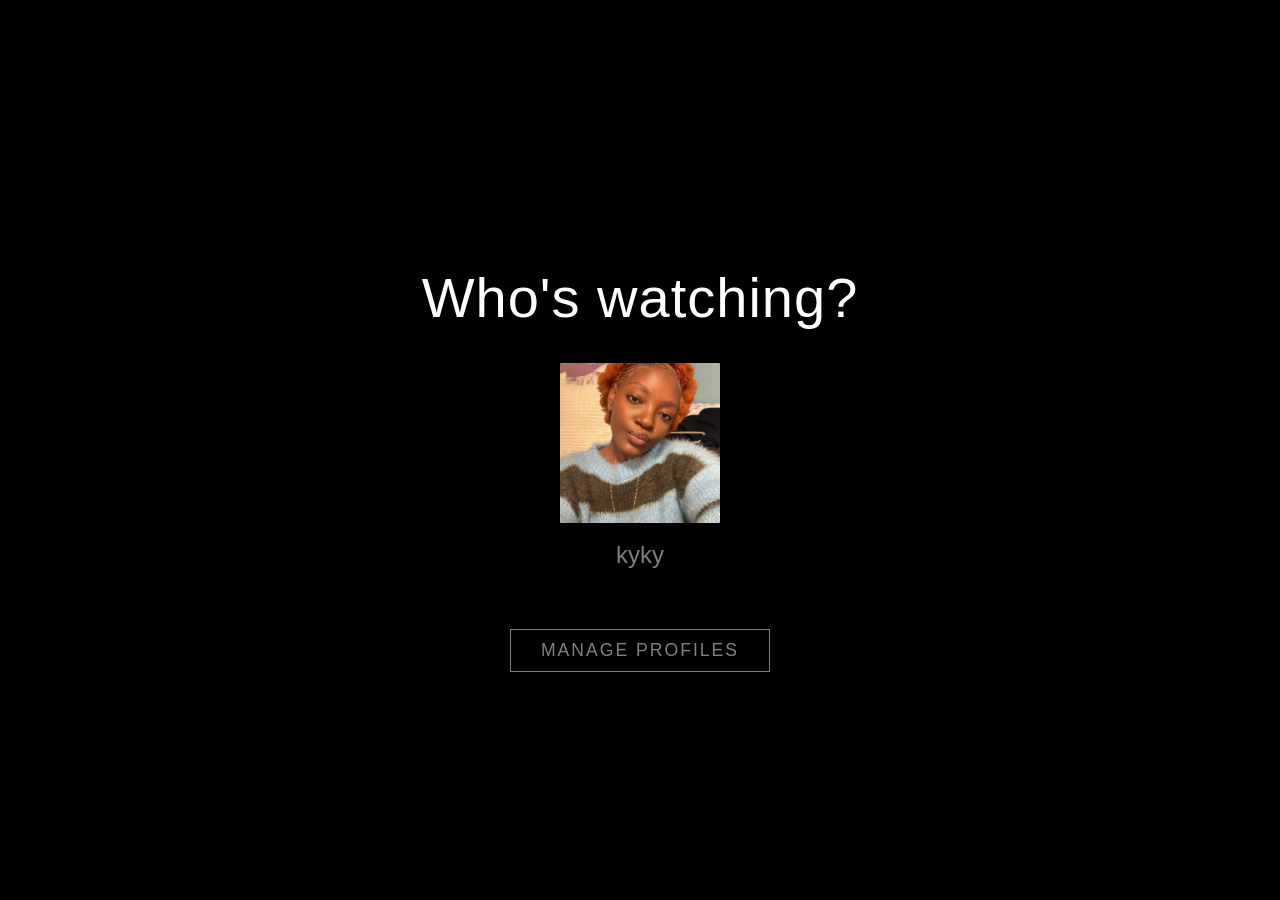
<file: index.html>
<!DOCTYPE html>
<html lang="en">
<head>
    <meta charset="UTF-8">
    <meta name="viewport" content="width=device-width, initial-scale=1.0">
    <title>HAPPY BIRTHDAYY</title>
    <style>
        /* 1. YOUR ORIGINAL LAYOUT STYLES */
        body {
             background-color: #000;
            margin: 0;
            height: 100vh;
            display: flex;
            flex-direction: column;
            justify-content: center;
            align-items: center;
            color: white;
            font-family: 'Helvetica Neue', Helvetica, Arial, sans-serif;
            overflow: hidden;
        }

        h1 {
            font-size: 3.5rem;
            font-weight: 400;
            margin-bottom: 30px;
            letter-spacing: 1px;
        }

        .profile-container {
            text-align: center;
            cursor: pointer;
            transition: transform 0.2s ease;
        }

        .profile-container:hover {
             transform: scale(1.05);
        }

        .profile-img {
            width: 160px;
            height: 160px;
            border-radius: 4px;
            object-fit: cover;
            border: 3px solid transparent;
            display: block;
            margin: 0 auto 15px auto;
        }

        .profile-container:hover .profile-img {
            border-color: white;
        }

        .profile-name {
            color: #808080;
            font-size: 1.5rem;
        }

        .manage-btn {
            margin-top: 60px;
            padding: 10px 30px;
            background: transparent;
            color: #808080;
            border: 1px solid #808080;
            text-transform: uppercase;
            letter-spacing: 2px;
            font-size: 1.1rem;
            cursor: pointer;
        }

        /* 2. THE ANIMATION OVERLAY (INVISIBLE UNTIL CLICKED) */
        #netflix-overlay {
            position: fixed;
            top: 0;
            left: 0;
            width: 100%;
            height: 100%;
            background-color: black;
            display: none; /* Hidden by default */
            justify-content: center;
            align-items: center;
            z-index: 9999;
        }
        

        .zoom-animation {
            color: #E50914;
            font-size: 15rem;
            font-weight: bold;
            animation: netflix-zoom 1.5s ease-in forwards;
        }

        @keyframes netflix-zoom {
            0% { transform: scale(0.5); opacity: 0; }
            20% { opacity: 1; transform: scale(1); }
            100% { transform: scale(20); opacity: 0; }
        }
    </style>
</head>
<body>

    <h1>Who's watching?</h1>

    <div class="profile-container" onclick="playNetflixIntro()">
        <img src="profile.jpeg" alt="kyky" class="profile-img">
        <div class="profile-name">kyky</div>
    </div>

    <button class="manage-btn">Manage Profiles</button>

    <div id="netflix-overlay">
        <div id="anim-letter" class="">K</div>
    </div>

    <audio id="ta-dum" src="https://www.myinstants.com/media/sounds/netflix-ta-dum-sound-effect.mp3"></audio>

    <script>
        function playNetflixIntro() {
            const overlay = document.getElementById('netflix-overlay');
            const letter = document.getElementById('anim-letter');
            const audio = document.getElementById('ta-dum');

            // Show the black layer
            overlay.style.display = 'flex';
            
            // Play the "Ta-dum" sound
            audio.play().catch(error => console.log("Audio play failed:", error));

            // Start the zoom effect
            letter.classList.add('zoom-animation');

            // Redirect after the animation finishes
            setTimeout(() => {
                window.location.href = "netflix.html"; 
            }, 1500);
        }
    </script>

</body>
</html>
</file>
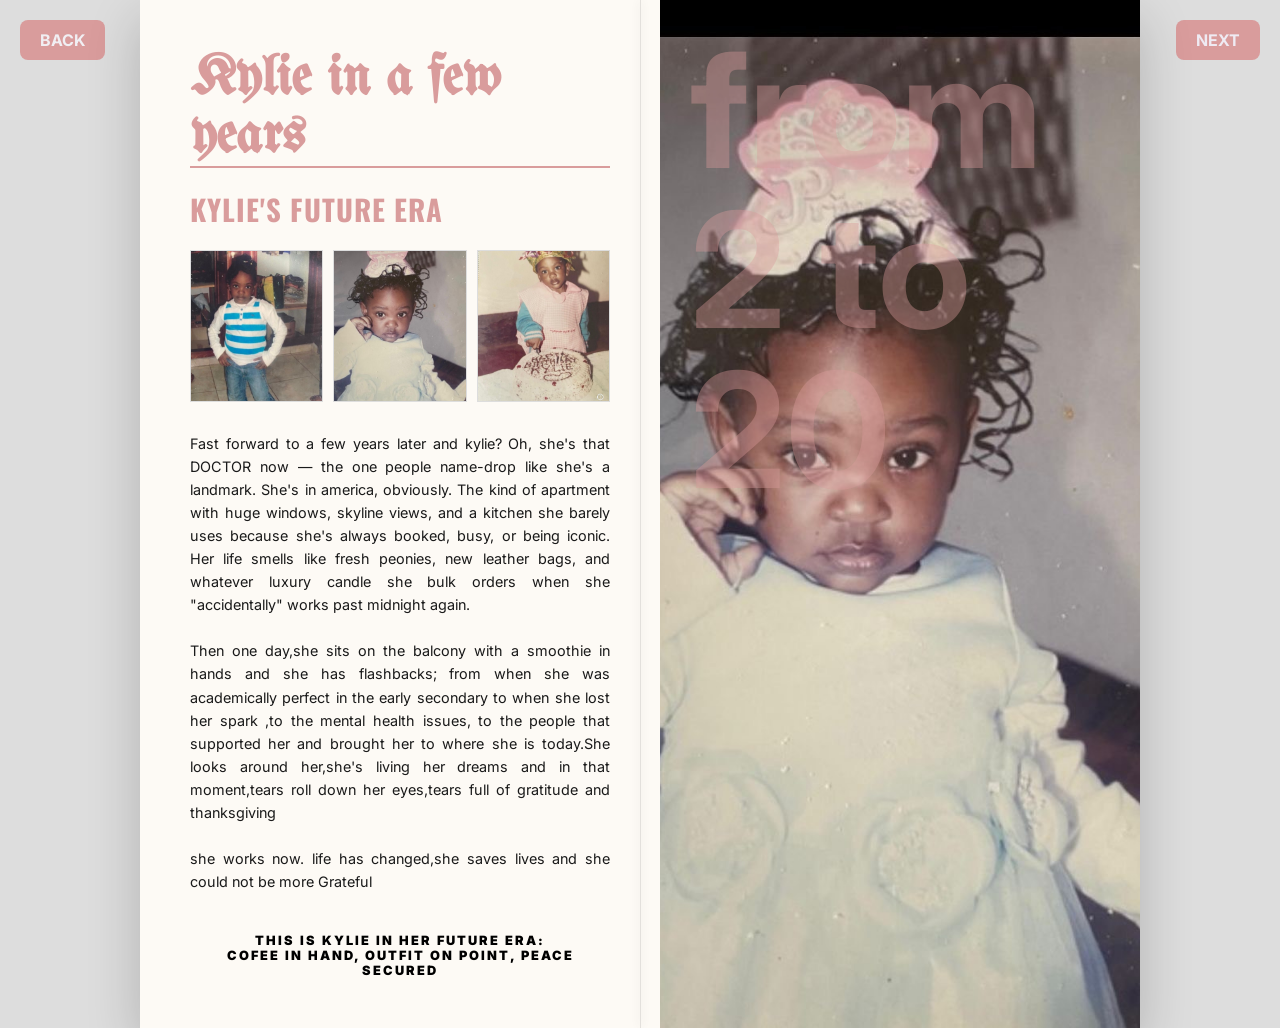
<file: future.html>
<!DOCTYPE html>
<html lang="en">
<head>
    <meta charset="UTF-8">
    <meta name="viewport" content="width=device-width, initial-scale=1.0">
    <title>Kylie's Future Era</title>
    <link href="https://fonts.googleapis.com/css2?family=UnifrakturMaguntia&family=Oswald:wght@500&family=Inter:wght@300;400&display=swap" rel="stylesheet">
     <a href="spotify.html" class="back-btn">BACK</a>
      <a href="tf.html" class="next-btn">NEXT</a>
    <style>

        .back-btn {
    position:absolute;
    top:20px;
    left:20px;
    background-color:#d99c9c ;
    color: rgb(241, 239, 243);
    padding: 10px 20px;
    border-radius: 8px;
    text-decoration: none;
    font-weight: bold;
}
.next-btn {
    position:absolute;
    top:20px;
    right:20px;
    background-color: #d99c9c ;
    color: rgb(239, 235, 243);
    padding: 10px 20px;
    border-radius: 8px;
    text-decoration: none;
    font-weight: bold;
}
        :root {
            --bg-color: #fdfaf5; /* Creamy paper texture color */
            --accent-pink: #d99c9c;
            --text-black: #1a1a1a;
        }

        body {
            background-color: #ddd; /* Desk/background color */
            margin: 0;
            display: flex;
            justify-content: center;
            align-items: center;
            min-height: 100vh;
            font-family: 'Inter', sans-serif;
        }

        /* Container for the two-page spread */
        .magazine-spread {
            display: flex;
            width: 90%;
            max-width: 1000px;
            background: var(--bg-color);
            box-shadow: 0 20px 50px rgba(0,0,0,0.2);
            position: relative;
        }

        /* Center fold line */
        .magazine-spread::after {
            content: "";
            position: absolute;
            left: 50%;
            top: 0;
            bottom: 0;
            width: 1px;
            background: rgba(0,0,0,0.1);
            box-shadow: 0 0 10px rgba(0,0,0,0.2);
        }

        .page {
            flex: 1;
            padding: 50px;
            box-sizing: border-box;
        }

        /* LEFT PAGE STYLES */
        .header-main {
            font-family: 'UnifrakturMaguntia', serif; /* Blackletter font */
            font-size: 3.5rem;
            color: var(--accent-pink);
            margin: 0;
            border-bottom: 2px solid var(--accent-pink);
            display: inline-block;
            padding-right: 50px;
        }

        .sub-header {
            font-family: 'Oswald', sans-serif;
            text-transform: uppercase;
            color: var(--accent-pink);
            font-size: 1.8rem;
            margin: 20px 0;
            letter-spacing: 1px;
        }

        .image-collage {
            display: flex;
            gap: 10px;
            margin-bottom: 30px;
        }

        .collage-img {
            height: 150px;
            flex: 1;
            background-color: #eee;
            background-size: cover;
            background-position: center;
            border: 1px solid #ddd;
        }

        .story-text {
            font-size: 0.9rem;
            line-height: 1.6;
            color: var(--text-black);
            text-align: justify;
        }

        .footer-tagline {
            margin-top: 40px;
            text-align: center;
            font-weight: 900;
            font-size: 0.8rem;
            text-transform: uppercase;
            letter-spacing: 2px;
        }

        /* RIGHT PAGE STYLES */
        .page-right {
            background-image: url('child2.jpg'); /* Replace with child photo */
            background-size: cover;
            background-position: center;
            position: relative;
            display: flex;
            flex-direction: column;
            justify-content: flex-start;
            align-items: flex-end;
            padding: 30px;
        }

        .number-21 {
            font-size: 10rem;
            font-weight: bold;
            color: rgba(217, 156, 156, 0.4); /* Rosy balloon color effect */
            margin: 0;
            line-height: 1;
        }

        .balloons {
            position: absolute;
            right: 10px;
            top: 150px;
            width: 150px;
            opacity: 0.8;
        }

        /* Responsive Fix for mobile */
        @media (max-width: 800px) {
            .magazine-spread { flex-direction: column; }
            .magazine-spread::after { display: none; }
            .page-right { height: 500px; }
        }
    </style>
</head>
<body>

    <div class="magazine-spread">
        <div class="page">

            <h1 class="header-main">Kylie in a few years</h1>
            <h2 class="sub-header">KYLIE'S FUTURE ERA</h2>
            
            <div class="image-collage">
                <div class="collage-img" style="background-image: url('child1.jpg');"></div>
                <div class="collage-img" style="background-image: url('child2.jpg');"></div>
                <div class="collage-img" style="background-image: url('child.jpg');"></div>
            </div>

            <div class="story-text">
                Fast forward to a few years later  and kylie? Oh, she's that DOCTOR now — the one people name-drop like she's a landmark. She's in america, obviously. The kind of apartment with huge windows, skyline views, and a kitchen she barely uses because she's always booked, busy, or being iconic. Her life smells like fresh peonies, new leather bags, and whatever luxury candle she bulk orders when she "accidentally" works past midnight again.
                <br><br>
                Then one day,she sits on the balcony with a smoothie in hands and she has flashbacks; from when she was academically perfect in the early secondary to when she lost her spark ,to the mental health issues, to the people that supported her and brought her to where she is today.She looks around her,she's living her dreams and in that moment,tears roll down her eyes,tears full of gratitude and thanksgiving
                <br><br>
                she works now. life has changed,she saves lives and she could not be more Grateful
            </div>

            <div class="footer-tagline">
                THIS IS KYLIE IN HER FUTURE ERA:<br>
                COFEE IN HAND, OUTFIT ON POINT, PEACE SECURED
            </div>
        </div>

        <div class="page page-right">
            <div class="number-21">from 2 to 20</div>
            </div>
    </div>

</body>
</html>
</file>
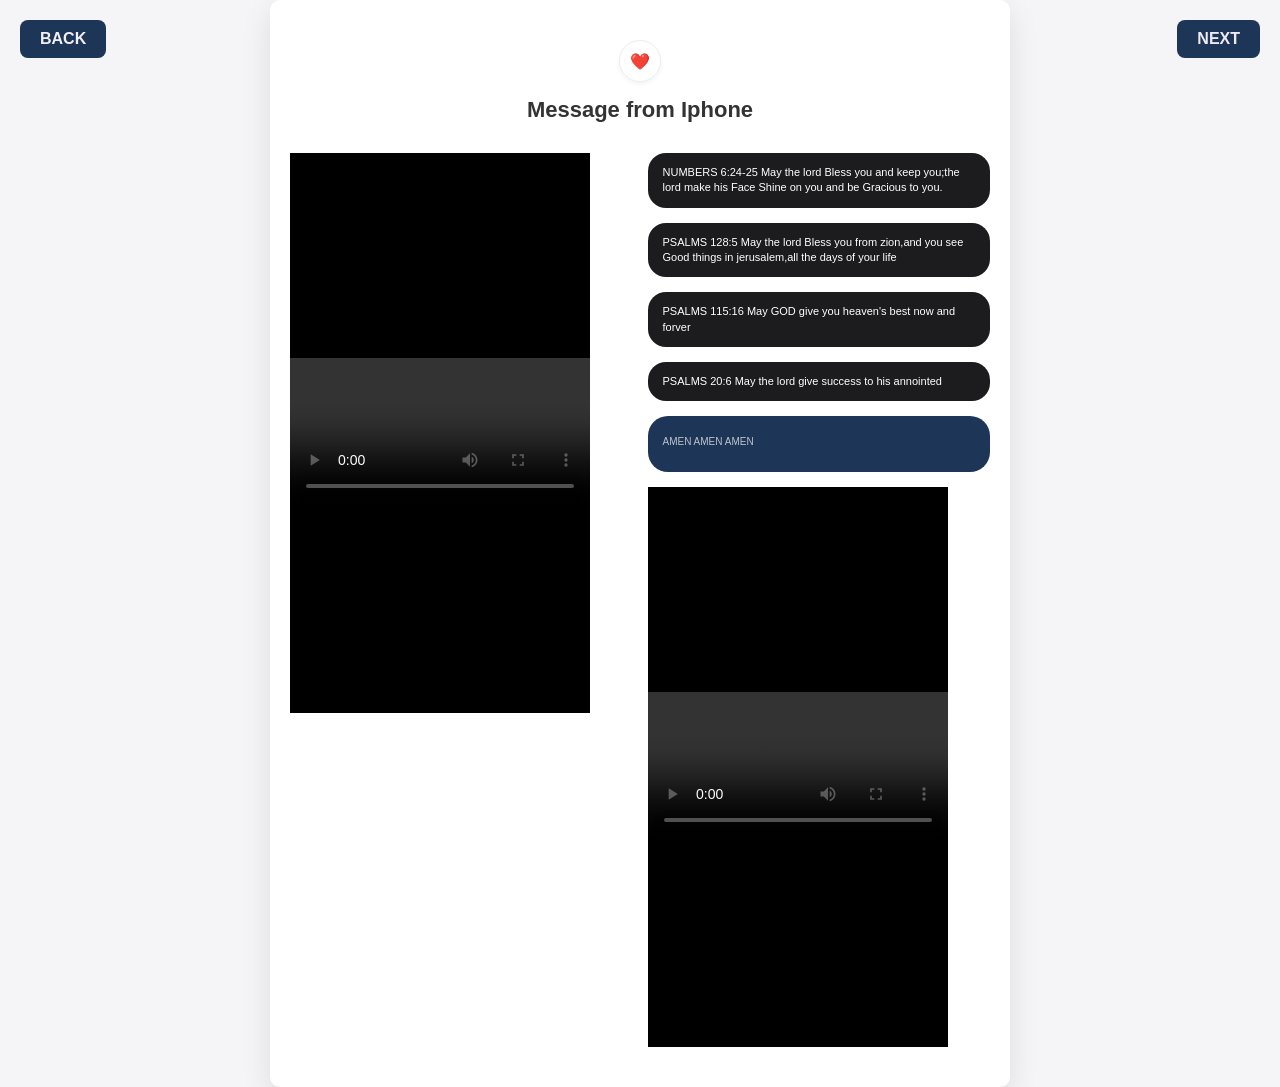
<file: tf.html>
<!DOCTYPE html>
<html lang="en">
<head>
    <meta charset="UTF-8">
    <meta name="viewport" content="width=device-width, initial-scale=1.0">
    <title>Birthday blessings</title>
      <a href="future.html" class="back-btn">BACK</a>
     <a href="collage.html" class="next-btn">NEXT</a>
    <style>

        
        .back-btn {
    position:absolute;
    top:20px;
    left:20px;
    background-color:  #1d3557;
    color: rgb(241, 239, 243);
    padding: 10px 20px;
    border-radius: 8px;
    text-decoration: none;
    font-weight: bold;
}
.next-btn {
    position:absolute;
    top:20px;
    right:20px;
    background-color:  #1d3557 ;
    color: rgb(239, 235, 243);
    padding: 10px 20px;
    border-radius: 8px;
    text-decoration: none;
    font-weight: bold;
}
        :root {
            --bg-color: #f5f5f7;
            --bubble-dark: #1c1c1e;
            --bubble-blue: #3b82f6;
            --text-white: #ffffff;
        }

        body {
            background-color: var(--bg-color);
            font-family: -apple-system, BlinkMacSystemFont, "Segoe UI", Roboto, Helvetica, Arial, sans-serif;
            display: flex;
            justify-content: center;
            align-items: center;
            min-height: 100vh;
            margin: 0;
        }

        .page-container {
            background: white;
            width: 700px;
            padding: 40px 20px;
            box-shadow: 0 10px 30px rgba(0,0,0,0.1);
            border-radius: 10px;
            position: relative;
        }

        .header {
            text-align: center;
            margin-bottom: 30px;
        }

        .heart-icon {
            width: 40px;
            height: 40px;
            background: #fff;
            border: 1px solid #eee;
            border-radius: 50%;
            display: flex;
            justify-content: center;
            align-items: center;
            margin: 0 auto 10px;
            box-shadow: 0 2px 5px rgba(0,0,0,0.05);
        }

        .header h1 {
            font-size: 22px;
            font-weight: 700;
            color: #333;
        }

        .grid-layout {
            display: grid;
            grid-template-columns: 1fr 1fr;
            gap: 15px;
            position: relative;
        }

        /* Large Photo on the Left */
        .main-photo {
            width: 100%;
            border-radius: 30px;
            object-fit: cover;
            aspect-ratio: 4/5;
        }

        .right-column {
            display: flex;
            flex-direction: column;
            gap: 15px;
        }

        /* Text Bubbles */
        .message-bubble {
            background-color: var(--bubble-dark);
            color: var(--text-white);
            padding: 12px 15px;
            border-radius: 18px;
            font-size: 11px;
            line-height: 1.4;
        }

        .music-widget {
            background-color: #1d3557; /* Deep blue from image */
            color: white;
            padding: 20px 15px;
            border-radius: 20px;
            font-size: 16px;
            font-weight: 600;
        }

        .music-widget span {
            display: block;
            font-size: 10px;
            opacity: 0.7;
            font-weight: normal;
            margin-bottom: 5px;
        }

        /* Illustration area */
        .illustration {
            width: 100%;
            margin-top: 10px;
        }

    </style>
</head>
<body>

    <div class="page-container">
        <div class="header">
            <div class="heart-icon">❤️</div>
            <h1>Message from <strong>Iphone</strong></h1>
        </div>

        <div class="grid-layout">
              <iframe width="300" height="560"
                src="vid5.mp4"
                frameborder="0"
                allowfullscreen></iframe>
                
            <div class="right-column">
                <div class="message-bubble">
                   NUMBERS 6:24-25
                   May the lord Bless you and keep you;the lord make his Face Shine on you and be Gracious to you.
                </div>

                 <div class="message-bubble">
                  PSALMS 128:5
                  May the lord Bless you from zion,and you see Good things in jerusalem,all the days of your life
                </div>
   <div class="message-bubble">
                    PSALMS 115:16
                  May GOD give you heaven's best now and forver
                </div>

                 <div class="message-bubble">
                  PSALMS 20:6
                May the lord give success to his annointed
                </div>
                <div class="music-widget">
                    <span>AMEN AMEN AMEN</span>
                </div>
  <iframe width="300" height="560"
                src="vid4.mp4"
                frameborder="0"
                allowfullscreen></iframe>
               
            </div>
        </div>
    </div>

</body>

</html>
</file>
